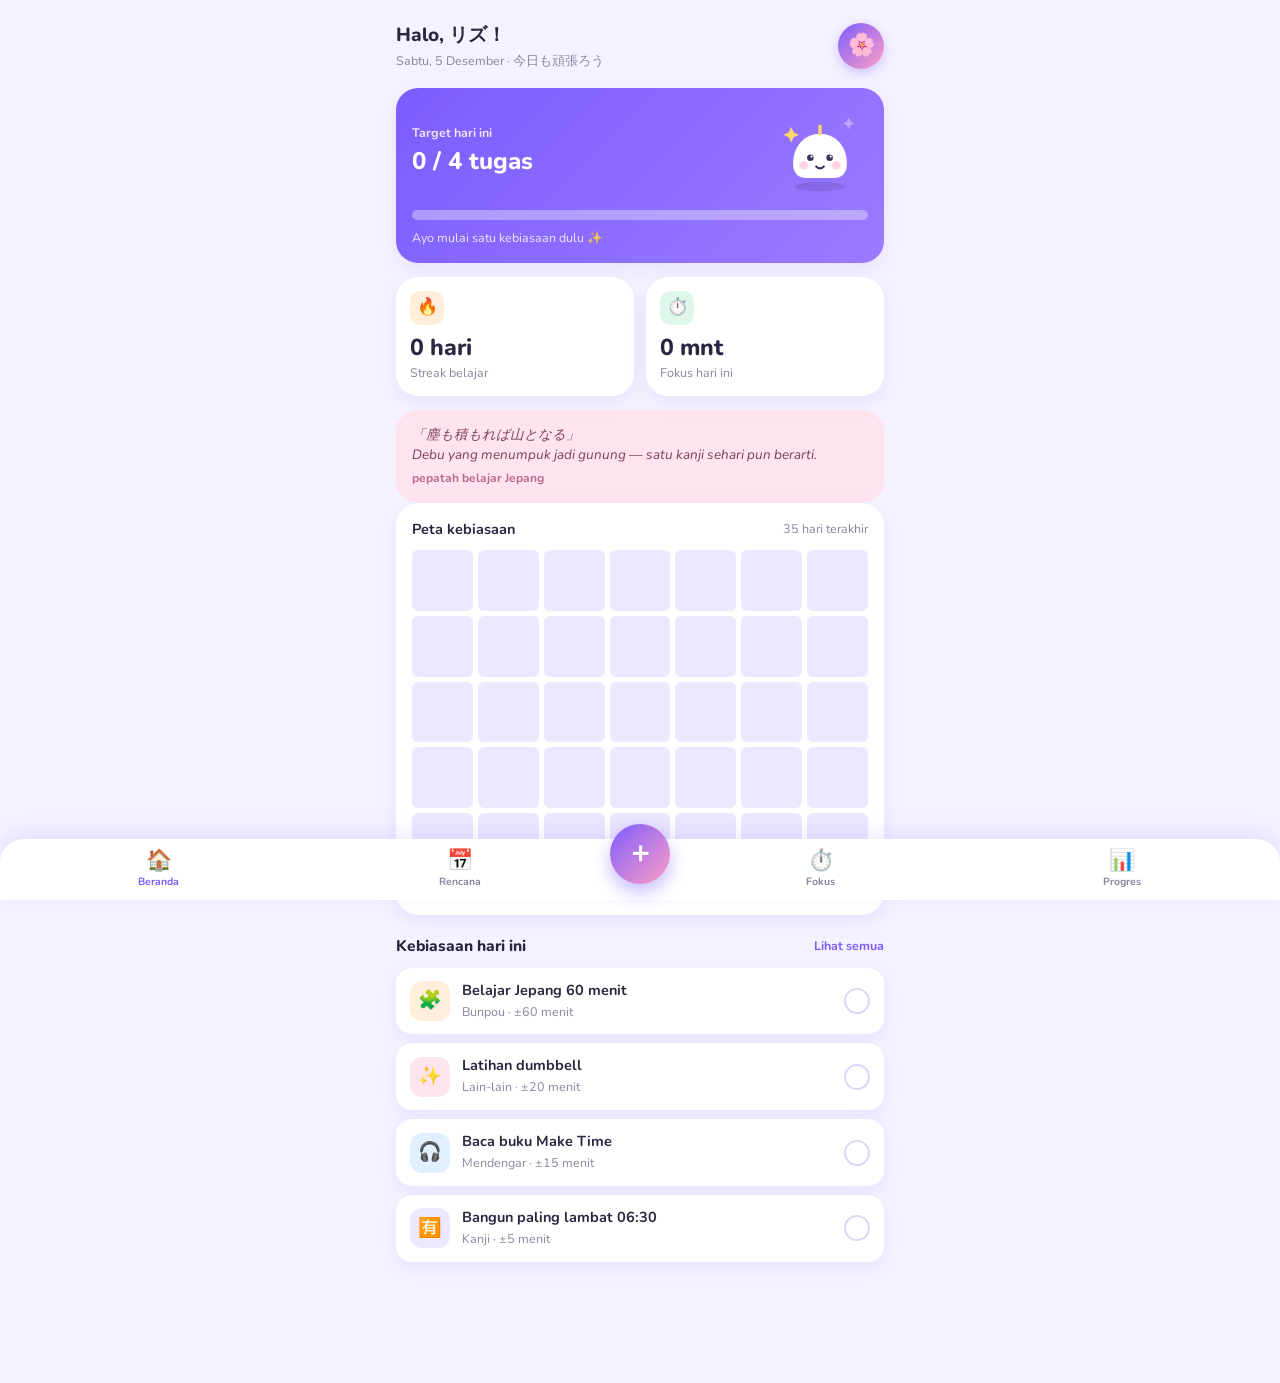
<file: index.html>
<!DOCTYPE html>
<html lang="id">
<head>
<meta charset="utf-8">
<meta name="viewport" content="width=device-width, initial-scale=1, viewport-fit=cover">
<meta name="theme-color" content="#7C5CFF">
<link rel="manifest" href="manifest.webmanifest">
<link rel="icon" href="ikon-192.png">
<link rel="apple-touch-icon" sizes="192x192" href="ikon-192.png">
<meta name="apple-mobile-web-app-capable" content="yes">
<meta name="mobile-web-app-capable" content="yes">
<meta name="apple-mobile-web-app-status-bar-style" content="default">
<meta name="apple-mobile-web-app-title" content="Ganbatte">
<link rel="preconnect" href="https://fonts.googleapis.com">
<link rel="preconnect" href="https://fonts.gstatic.com" crossorigin>
<link href="https://fonts.googleapis.com/css2?family=Nunito:wght@400;600;700;800&display=swap" rel="stylesheet">
<title>Ganbatte — Pelacak Kebiasaan</title>
<style>
:root{
  --ungu:#7C5CFF; --ungu-tua:#5B3FD9; --ungu-muda:#EDE7FF; --bg:#F5F2FF;
  --pink:#FF9EC4; --pink-muda:#FFE4EF; --hijau:#4ECB8E; --hijau-muda:#DFF6EA;
  --oranye:#FFAE57; --oranye-muda:#FFEEDA; --biru:#5AA9F5; --biru-muda:#E1F0FF;
  --teks:#2B2640; --abu:#8A85A0; --kartu:#fff;
  --r1:16px; --r2:22px; --r3:28px;
  --bayang:0 6px 18px rgba(124,92,255,.10);
}
*{box-sizing:border-box;-webkit-tap-highlight-color:transparent}
html,body{margin:0;padding:0}
body{
  font-family:Nunito,system-ui,-apple-system,"Segoe UI",Roboto,sans-serif;
  background:var(--bg); color:var(--teks); font-size:15px; line-height:1.45;
  padding-bottom:112px; overscroll-behavior-y:none;
}
#bungkus{max-width:520px;margin:0 auto;padding:18px 16px 0}
.layar{display:none;animation:masuk .22s ease}
.layar.aktif{display:block}
@keyframes masuk{from{opacity:0;transform:translateY(8px)}to{opacity:1;transform:none}}

/* ---------- header ---------- */
.kepala{display:flex;align-items:center;gap:12px;margin:4px 0 18px}
.kepala .teks{flex:1;min-width:0}
.kepala h1{margin:0;font-size:19px;font-weight:800}
.kepala p{margin:2px 0 0;font-size:12.5px;color:var(--abu)}
.avatar{width:46px;height:46px;border-radius:50%;flex:0 0 auto;
  background:linear-gradient(135deg,var(--ungu),var(--pink));
  display:flex;align-items:center;justify-content:center;font-size:22px;
  box-shadow:0 4px 12px rgba(124,92,255,.32)}
.judul-layar{display:flex;align-items:center;gap:10px;margin:2px 0 16px}
.judul-layar h1{margin:0;font-size:20px;font-weight:800;flex:1}
.ikon-bulat{width:38px;height:38px;border-radius:12px;border:0;background:var(--kartu);
  box-shadow:var(--bayang);font-size:17px;cursor:pointer;display:grid;place-items:center}

/* ---------- kartu ---------- */
.kartu{background:var(--kartu);border-radius:var(--r2);padding:16px;box-shadow:var(--bayang);margin-bottom:14px}
.kartu-ungu{background:linear-gradient(135deg,var(--ungu),#9B7BFF);color:#fff}
.kartu-ungu .kecil{color:rgba(255,255,255,.85)}
.baris{display:flex;align-items:center;gap:12px}
.kecil{font-size:12.5px;color:var(--abu)}
.h2{font-size:15.5px;font-weight:800;margin:20px 0 10px;display:flex;align-items:center}
.h2 a{margin-left:auto;font-size:12.5px;color:var(--ungu);text-decoration:none;font-weight:700}
.bar{height:10px;border-radius:99px;background:rgba(255,255,255,.35);overflow:hidden;margin-top:10px}
.kartu:not(.kartu-ungu) .bar{background:var(--ungu-muda)}
.bar > i{display:block;height:100%;border-radius:99px;background:#fff;transition:width .35s ease}
.kartu:not(.kartu-ungu) .bar > i{background:linear-gradient(90deg,var(--ungu),var(--pink))}
.bar.tipis{height:8px}

/* ---------- daftar tugas ---------- */
.tugas{display:flex;align-items:center;gap:12px;padding:12px 14px;background:var(--kartu);
  border-radius:var(--r1);box-shadow:var(--bayang);margin-bottom:9px;cursor:pointer}
.tugas .ikon{width:40px;height:40px;border-radius:12px;display:grid;place-items:center;font-size:19px;flex:0 0 auto}
.tugas .isi{flex:1;min-width:0}
.tugas .isi b{display:block;font-size:14.5px;font-weight:700}
.tugas.selesai .isi b{text-decoration:line-through;color:var(--abu);font-weight:600}
.cawang{width:26px;height:26px;border-radius:50%;border:2.5px solid #DDD6F5;display:grid;place-items:center;
  color:transparent;font-size:14px;flex:0 0 auto;transition:.2s}
.tugas.selesai .cawang{background:var(--ungu);border-color:var(--ungu);color:#fff}
.kategori-kanji{background:var(--ungu-muda)} .kategori-kosakata{background:var(--hijau-muda)}
.kategori-bunpou{background:var(--oranye-muda)} .kategori-dengar{background:var(--biru-muda)}
.kategori-lain{background:var(--pink-muda)}

/* ---------- strip minggu ---------- */
.strip{display:flex;gap:6px;margin-bottom:14px}
.strip div{flex:1;text-align:center;padding:9px 0 8px;border-radius:14px;background:var(--kartu);
  box-shadow:var(--bayang);font-size:11.5px;color:var(--abu);cursor:pointer}
.strip div b{display:block;font-size:15px;color:var(--teks);font-weight:700;margin-top:2px}
.strip div.ini{background:linear-gradient(135deg,var(--ungu),#9B7BFF);color:rgba(255,255,255,.9)}
.strip div.ini b{color:#fff}

/* ---------- fokus ---------- */
.tab{display:flex;gap:6px;background:var(--ungu-muda);padding:5px;border-radius:99px;margin-bottom:20px}
.tab button{flex:1;border:0;background:transparent;padding:9px 0;border-radius:99px;font:inherit;
  font-weight:700;color:var(--abu);cursor:pointer;font-size:13.5px}
.tab button.aktif{background:#fff;color:var(--ungu);box-shadow:0 2px 8px rgba(124,92,255,.18)}
.lingkar{position:relative;width:242px;height:242px;margin:6px auto 18px}
.lingkar svg{transform:rotate(-90deg)}
.lingkar .tengah{position:absolute;inset:0;display:flex;flex-direction:column;align-items:center;justify-content:center;gap:2px}
.maskot{width:96px;height:96px}
.jam{font-size:38px;font-weight:800;letter-spacing:1px;font-variant-numeric:tabular-nums}
.pil{display:block;width:100%;max-width:270px;margin:0 auto;border:0;border-radius:99px;padding:16px 0;
  font:inherit;font-size:16.5px;font-weight:800;color:#fff;cursor:pointer;
  background:linear-gradient(135deg,var(--ungu),#9B7BFF);box-shadow:0 8px 20px rgba(124,92,255,.35)}
.pil.abstrak{background:#fff;color:var(--ungu);box-shadow:var(--bayang);margin-top:10px}
.pil:active{transform:scale(.98)}

/* ---------- progres ---------- */
.grafik{display:flex;align-items:flex-end;gap:9px;height:132px;margin:6px 0 4px}
.grafik div{flex:1;display:flex;flex-direction:column;justify-content:flex-end;align-items:center;gap:6px;height:100%}
.grafik span{width:100%;border-radius:9px;background:var(--ungu-muda);min-height:5px;transition:height .35s}
.grafik div.ini span{background:linear-gradient(180deg,var(--pink),var(--ungu))}
.grafik em{font-size:11px;color:var(--abu);font-style:normal}
.stat{display:flex;gap:12px;margin-bottom:14px}
.stat > div{flex:1;background:var(--kartu);border-radius:var(--r2);padding:14px;box-shadow:var(--bayang)}
.stat b{display:block;font-size:23px;font-weight:800;margin-top:6px}
.stat .ikon{width:34px;height:34px;border-radius:11px;display:grid;place-items:center;font-size:17px}
.kat{margin-bottom:13px}
.kat .baris{font-size:14px;font-weight:700}
.kat .baris em{font-style:normal;margin-left:auto;font-size:13px;color:var(--abu);font-weight:600}

/* ---------- nav bawah ---------- */
nav.bawah{position:fixed;left:0;right:0;bottom:0;z-index:20;background:#fff;
  box-shadow:0 -6px 22px rgba(124,92,255,.13);border-radius:24px 24px 0 0;
  display:flex;align-items:center;justify-content:space-around;
  padding:10px 8px calc(10px + env(safe-area-inset-bottom))}
nav.bawah button{border:0;background:transparent;font:inherit;font-size:10.5px;color:var(--abu);
  display:flex;flex-direction:column;align-items:center;gap:3px;cursor:pointer;flex:1;font-weight:700}
nav.bawah button .gbr{font-size:21px;line-height:1}
nav.bawah button.aktif{color:var(--ungu)}
nav.bawah .tengah{flex:0 0 auto}
nav.bawah .tengah button{width:60px;height:60px;margin-top:-30px;border-radius:50%;color:#fff;font-size:30px;
  background:linear-gradient(135deg,var(--ungu),var(--pink));box-shadow:0 8px 18px rgba(124,92,255,.42);
  justify-content:center;padding:0}
nav.bawah .tengah button .gbr{font-size:28px;margin-top:-2px}

/* ---------- modal ---------- */
.modal{position:fixed;inset:0;background:rgba(43,38,64,.45);display:none;align-items:flex-end;z-index:40}
.modal.aktif{display:flex}
.modal .kotak{background:#fff;width:100%;max-width:520px;margin:0 auto;border-radius:26px 26px 0 0;padding:20px 18px calc(22px + env(safe-area-inset-bottom))}
.modal h3{margin:0 0 14px;font-size:17px}
.modal label{display:block;font-size:12.5px;font-weight:700;color:var(--abu);margin:12px 0 6px}
.modal input,.modal select{width:100%;padding:13px 14px;border-radius:14px;border:2px solid var(--ungu-muda);
  font:inherit;background:#FBFAFF;color:var(--teks)}
.modal input:focus,.modal select:focus{outline:0;border-color:var(--ungu)}
.chip{display:flex;gap:8px;flex-wrap:wrap;margin-top:6px}
.chip button{border:2px solid var(--ungu-muda);background:#fff;border-radius:99px;padding:8px 14px;
  font:inherit;font-size:13px;font-weight:700;color:var(--abu);cursor:pointer}
.chip button.aktif{border-color:var(--ungu);color:var(--ungu);background:var(--ungu-muda)}
.kutip{background:var(--pink-muda);border-radius:var(--r2);padding:15px 16px;font-size:13.5px;font-style:italic;color:#7A3F58}
.kutip b{display:block;font-style:normal;font-size:12px;color:#B76A8A;margin-top:6px;font-weight:700}
.kosong{text-align:center;color:var(--abu);font-size:13.5px;padding:14px}
.peta{display:grid;grid-template-columns:repeat(7,1fr);gap:5px}
.peta i{aspect-ratio:1;border-radius:6px;display:block}
.api{background:var(--oranye-muda);color:#C97A16;font-weight:800}
.sorot{color:var(--ungu)}
</style>
</head>
<body>

<div id="bungkus">

  <!-- ================= BERANDA ================= -->
  <section id="layar-beranda" class="layar aktif">
    <div class="kepala">
      <div class="teks">
        <h1 id="sapaan">Halo, リズ！</h1>
        <p id="tgl-hari-ini">—</p>
      </div>
      <div class="avatar">🌸</div>
    </div>

    <div class="kartu kartu-ungu">
      <div class="baris">
        <div style="flex:1">
          <div class="kecil" style="font-weight:700">Target hari ini</div>
          <div style="font-size:24px;font-weight:800;margin-top:2px" id="goal-teks">0 / 6 tugas</div>
        </div>
        <div class="maskot" id="maskot-beranda"></div>
      </div>
      <div class="bar"><i id="goal-bar" style="width:0%"></i></div>
      <div class="kecil" style="margin-top:9px" id="goal-ket">Ayo mulai satu tugas dulu ✨</div>
    </div>

    <div class="stat">
      <div>
        <div class="ikon" style="background:var(--oranye-muda)">🔥</div>
        <b id="streak">0 hari</b>
        <div class="kecil">Streak belajar</div>
      </div>
      <div>
        <div class="ikon" style="background:var(--hijau-muda)">⏱️</div>
        <b id="menit-hari">0 mnt</b>
        <div class="kecil">Fokus hari ini</div>
      </div>
    </div>

    <div class="kutip" id="kutip">
      「継続は力なり」<br>Konsisten itu kekuatan.
      <b id="kutip-bawah"></b>
    </div>

    <div class="kartu">
      <div class="baris" style="margin-bottom:10px">
        <b style="font-size:14.5px">Peta kebiasaan</b>
        <span class="kecil" style="margin-left:auto" id="peta-ket">35 hari terakhir</span>
      </div>
      <div id="peta"></div>
    </div>

    <div class="h2">Kebiasaan hari ini <a href="#" data-pindah="rencana">Lihat semua</a></div>
    <div id="daftar-beranda"></div>
  </section>

  <!-- ================= RENCANA ================= -->
  <section id="layar-rencana" class="layar">
    <div class="judul-layar">
      <h1>Rencana</h1>
      <button class="ikon-bulat" id="tombol-urut" title="Urutkan">⇅</button>
    </div>
    <div class="strip" id="strip"></div>
    <div class="h2">Kebiasaan <a href="#" id="tombol-tambah-tugas">+ Tambah</a></div>
    <div id="daftar-rencana"></div>
    <div class="kartu" style="display:flex;align-items:center;gap:12px">
      <div class="maskot" style="width:64px;height:64px" id="maskot-streak"></div>
      <div>
        <b style="font-size:15px" id="streak-2">Streak 0 hari</b>
        <div class="kecil" id="streak-ket">Belajar tiap hari, sekecil apa pun ✨</div>
      </div>
    </div>
  </section>

  <!-- ================= FOKUS ================= -->
  <section id="layar-fokus" class="layar">
    <div class="judul-layar"><h1>Timer Fokus</h1><button class="ikon-bulat" id="tombol-setel">⚙️</button></div>
    <div class="tab">
      <button data-durasi="60" class="aktif">60 menit</button>
      <button data-durasi="25">25 menit</button>
      <button data-durasi="10">10 menit</button>
    </div>
    <div class="lingkar">
      <svg width="242" height="242">
        <circle cx="121" cy="121" r="108" fill="none" stroke="#EDE7FF" stroke-width="17"></circle>
        <circle id="cincin" cx="121" cy="121" r="108" fill="none" stroke="url(#g)" stroke-width="17"
                stroke-linecap="round" stroke-dasharray="678.6" stroke-dashoffset="0"></circle>
        <defs><linearGradient id="g" x1="0" y1="0" x2="1" y2="1">
          <stop offset="0%" stop-color="#FF9EC4"/><stop offset="100%" stop-color="#7C5CFF"/>
        </linearGradient></defs>
      </svg>
      <div class="tengah">
        <div id="maskot-fokus" class="maskot"></div>
        <div class="jam" id="jam-timer">60:00</div>
        <div class="kecil" id="kata-fokus">Siap fokus?</div>
      </div>
    </div>
    <button class="pil" id="tombol-mulai">Mulai</button>
    <button class="pil abstrak" id="tombol-reset">Reset</button>
    <div class="kecil" style="text-align:center;margin-top:16px" id="ket-sesi">Sesi yang selesai otomatis tercatat ✓</div>
  </section>

  <!-- ================= PROGRES ================= -->
  <section id="layar-progres" class="layar">
    <div class="judul-layar"><h1>Progres</h1><button class="ikon-bulat" id="tombol-ulang">↻</button></div>
    <div class="kartu">
      <div class="kecil" style="font-weight:700">Waktu belajar minggu ini</div>
      <div style="font-size:26px;font-weight:800;margin-top:2px" id="total-minggu">0j 0m</div>
      <div class="grafik" id="grafik"></div>
    </div>
    <div class="stat">
      <div>
        <div class="ikon" style="background:var(--hijau-muda)">✅</div>
        <b id="tugas-selesai">0</b>
        <div class="kecil">Tugas selesai minggu ini</div>
      </div>
      <div>
        <div class="ikon" style="background:var(--ungu-muda)">🎯</div>
        <b id="jumlah-sesi">0</b>
        <div class="kecil">Sesi fokus</div>
      </div>
    </div>
    <div class="h2">Kategori</div>
    <div id="daftar-kategori"></div>
  </section>

</div>

<nav class="bawah">
  <button data-layar="beranda" class="aktif"><span class="gbr">🏠</span>Beranda</button>
  <button data-layar="rencana"><span class="gbr">📅</span>Rencana</button>
  <div class="tengah"><button id="tombol-plus"><span class="gbr">＋</span></button></div>
  <button data-layar="fokus"><span class="gbr">⏱️</span>Fokus</button>
  <button data-layar="progres"><span class="gbr">📊</span>Progres</button>
</nav>

<div class="modal" id="modal">
  <div class="kotak">
    <h3 id="modal-judul">Tambah tugas belajar</h3>
    <label for="in-judul">Nama tugas</label>
    <input id="in-judul" placeholder="mis. Tulis kanji 20" autocomplete="off">
    <label>Kategori</label>
    <div class="chip" id="chip-kategori"></div>
    <label for="in-menit">Target waktu (menit)</label>
    <input id="in-menit" type="number" value="15" min="1" max="300">
    <button class="pil" id="tombol-simpan" style="margin-top:20px">Simpan tugas</button>
    <button class="pil abstrak" id="tombol-tutup">Batal</button>
  </div>
</div>

<script>
/* =======================
   Ganbatte — pelacak belajar
   Semua data disimpan di HP (localStorage). Nggak ada login, nggak ada server.
   Aturan hari: ganti hari jam 05:00 waktu Jepang (sama kayak web N3).
   ======================= */

const JAM_GANTI = 5;
const KUNCI = 'ganbatte-v1';

const KATEGORI = [
  { id:'kanji',    nama:'Kanji',    emoji:'🈶', kelas:'kategori-kanji' },
  { id:'kosakata', nama:'Kosakata', emoji:'📖', kelas:'kategori-kosakata' },
  { id:'bunpou',   nama:'Bunpou',   emoji:'🧩', kelas:'kategori-bunpou' },
  { id:'dengar',   nama:'Mendengar',emoji:'🎧', kelas:'kategori-dengar' },
  { id:'lain',     nama:'Lain-lain',emoji:'✨', kelas:'kategori-lain' },
];

const KUTIPAN = [
  ['継続は力なり', 'Konsisten itu kekuatan.'],
  ['急がば回れ', 'Kalau tergesa-gesa, malah muter — pelan tapi tepat lebih cepat.'],
  ['七転び八起き', 'Jatuh tujuh kali, bangkit delapan kali.'],
  ['千里の道も一歩から', 'Perjalanan 1000 ri pun dimulai dari satu langkah.'],
  ['努力に勝る天才なし', 'Tidak ada bakat yang mengalahkan usaha.'],
  ['塵も積もれば山となる', 'Debu yang menumpuk jadi gunung — satu kanji sehari pun berarti.'],
];

const TUGAS_AWAL = [
  { judul:'Belajar Jepang 60 menit',      kategori:'bunpou',   menit:60 },
  { judul:'Latihan dumbbell',             kategori:'lain',     menit:20 },
  { judul:'Baca buku Make Time',          kategori:'dengar',   menit:15 },
  { judul:'Bangun paling lambat 06:30',   kategori:'kanji',    menit:5  },
];

/* ---------- util waktu ---------- */
function hariAktif(d = new Date()) {              // ganti hari jam 05:00
  const x = new Date(d.getTime() - JAM_GANTI * 3600 * 1000);
  return x.toISOString().slice(0, 10);
}
const NAMA_HARI = ['Minggu','Senin','Selasa','Rabu','Kamis','Jumat','Sabtu'];
const NAMA_BULAN = ['Januari','Februari','Maret','April','Mei','Juni','Juli','Agustus','September','Oktober','November','Desember'];
function tanggalIndo(iso) {
  const [y, m, d] = iso.split('-').map(Number);
  const n = new Date(y, m - 1, d);
  return NAMA_HARI[n.getDay()] + ', ' + d + ' ' + NAMA_BULAN[m - 1];
}
function mundur(hari, n) {
  const n2 = new Date(hari + 'T12:00:00');
  n2.setDate(n2.getDate() + n);
  return n2.toISOString().slice(0, 10);
}

/* ---------- state ---------- */
let data = { tugas: [], sesi: [], selesai: {}, setelan: { target: 60 } };
function muat() {
  try {
    const s = localStorage.getItem(KUNCI);
    if (s) data = Object.assign(data, JSON.parse(s));
  } catch (e) { console.warn('gagal muat', e); }
  if (!data.tugas || !data.tugas.length) {
    data.tugas = TUGAS_AWAL.map((t, i) => Object.assign({ id: 'awal' + i }, t));
  }
  if (!data.selesai) data.selesai = {};
  if (!data.sesi) data.sesi = [];
}
function simpan() {
  try { localStorage.setItem(KUNCI, JSON.stringify(data)); } catch (e) {}
}

/* ---------- hitungan ---------- */
function tugasHari() { return data.tugas.map(t => Object.assign({}, t, { beres: (data.selesai[hariAktif() + '|' + t.id] || false) })); }
function menitHari(iso) { return data.sesi.filter(s => s.hari === iso).reduce((a, s) => a + s.menit, 0); }
function sesiHari(iso) { return data.sesi.filter(s => s.hari === iso).length; }
function streak() {
  let n = 0, h = hariAktif();
  if (menitHari(h) === 0 && sesiHari(mundur(h, -1)) > 0) h = mundur(h, -1);   // hari ini belum mulai, tetap hitung sampai kemarin
  while (menitHari(h) > 0) { n++; h = mundur(h, -1); }
  return n;
}
function menitMinggu() {
  let total = 0, out = [];
  for (let i = 6; i >= 0; i--) {
    const h = mundur(hariAktif(), -i), m = menitHari(h);
    total += m; out.push({ hari: h, menit: m });
  }
  return { total, hari: out };
}
function streakKebiasaan(id) {
  let n = 0, h = hariAktif();
  if (!data.selesai[h + '|' + id] && data.selesai[mundur(h, -1) + '|' + id]) h = mundur(h, -1);
  while (data.selesai[h + '|' + id] === true) { n++; h = mundur(h, -1); }
  return n;
}
function jumlahCek(h) {
  return data.tugas.filter(t => data.selesai[h + '|' + t.id]).length;
}
function heatmapHTML(hari) {
  let sel = '';
  for (let i = 34; i >= 0; i--) {
    const h = mundur(hari, -i), n = jumlahCek(h), total = data.tugas.length || 1;
    const p = n / total;
    const warna = p === 0 ? '#EDE7FF' : (p < .34 ? '#C9B8FF' : (p < .67 ? '#9B7BFF' : (p < 1 ? '#7C5CFF' : '#5B3FD9')));
    sel += '<i title="' + h + ' · ' + n + '/' + total + '" style="background:' + warna + '"></i>';
  }
  return '<div class="peta">' + sel + '</div>'
    + '<div class="kecil" style="margin-top:7px;display:flex;align-items:center;gap:6px">5 minggu terakhir'
    + '<span style="margin-left:auto">sedikit</span>'
    + '<i style="width:11px;height:11px;border-radius:3px;background:#EDE7FF;display:inline-block"></i>'
    + '<i style="width:11px;height:11px;border-radius:3px;background:#C9B8FF;display:inline-block"></i>'
    + '<i style="width:11px;height:11px;border-radius:3px;background:#9B7BFF;display:inline-block"></i>'
    + '<i style="width:11px;height:11px;border-radius:3px;background:#5B3FD9;display:inline-block"></i>'
    + '<span>semua</span></div>';
}
function labelMenit(m) {
  if (m < 60) return m + ' menit';
  return Math.floor(m / 60) + 'j ' + (m % 60) + 'm';
}

/* ---------- maskot (SVG buatan sendiri) ---------- */
function maskot(warna = '#fff', pipi = '#FFB3CE') {
  return '<svg viewBox="0 0 100 100" class="maskot" width="100%" height="100%">'
    + '<ellipse cx="50" cy="86" rx="26" ry="5" fill="rgba(0,0,0,.10)"/>'
    + '<path d="M22 62c0-19 13-31 28-31s28 12 28 31c0 11-6 15-14 15H36c-8 0-14-4-14-15z" fill="' + warna + '"/>'
    + '<circle cx="40" cy="56" r="3.4" fill="#3B3357"/><circle cx="60" cy="56" r="3.4" fill="#3B3357"/>'
    + '<circle cx="41.2" cy="54.8" r="1.2" fill="#fff"/><circle cx="61.2" cy="54.8" r="1.2" fill="#fff"/>'
    + '<circle cx="33" cy="64" r="4.6" fill="' + pipi + '" opacity=".75"/><circle cx="67" cy="64" r="4.6" fill="' + pipi + '" opacity=".75"/>'
    + '<path d="M46 65q4 4 8 0" stroke="#3B3357" stroke-width="2.2" fill="none" stroke-linecap="round"/>'
    + '<path d="M50 31v-8" stroke="#FFD86B" stroke-width="3.4" stroke-linecap="round"/>'
    + '<path d="M20 24l2.6 5.4 5.4 2.6-5.4 2.6L20 40l-2.6-5.4L12 32l5.4-2.6z" fill="#FFD86B"/>'
    + '<path d="M80 14l2 4.2 4.2 2-4.2 2L80 26.4l-2-4.2-4.2-2 4.2-2z" fill="#B9A6FF"/>'
    + '</svg>';
}

/* ---------- render ---------- */
const $ = s => document.querySelector(s);
const $$ = s => Array.from(document.querySelectorAll(s));

function render() {
  const h = hariAktif(), th = tugasHari();
  const beres = th.filter(t => t.beres).length;

  // beranda
  $('#sapaan').textContent = 'Halo, リズ！';
  $('#tgl-hari-ini').textContent = tanggalIndo(h) + ' · 今日も頑張ろう';
  $('#goal-teks').textContent = beres + ' / ' + th.length + ' tugas';
  $('#goal-bar').style.width = (th.length ? Math.round(beres / th.length * 100) : 0) + '%';
  $('#goal-ket').textContent = beres === 0
    ? 'Ayo mulai satu kebiasaan dulu ✨'
    : (beres === th.length ? 'Semua beres! 完璧 ✨' : 'Bagus! Sisa ' + (th.length - beres) + ' lagi 💪');
  $('#streak').textContent = streak() + ' hari';
  $('#menit-hari').textContent = menitHari(h) + ' mnt';
  $('#streak-2').textContent = 'Streak ' + streak() + ' hari';
  $('#streak-ket').textContent = streak() > 0
    ? 'Jangan putus ya — sekecil apa pun tetap dihitung ✨'
    : 'Belajar tiap hari, sekecil apa pun ✨';
  $('#maskot-beranda').innerHTML = maskot('#fff', '#FFC6DA');
  $('#maskot-streak').innerHTML = maskot('#EDE7FF');
  $('#maskot-fokus').innerHTML = maskot('#E7DEFF');

  const k = KUTIPAN[Number(h.slice(-2)) % KUTIPAN.length];
  $('#kutip').innerHTML = '「' + k[0] + '」<br>' + k[1] + '<b>pepatah belajar Jepang</b>';

  // daftar tugas (beranda: 4 pertama, rencana: semua)
  const kartuTugas = (t, kecil) => {
    const kt = KATEGORI.find(x => x.id === t.kategori) || KATEGORI[4];
    return '<div class="tugas' + (t.beres ? ' selesai' : '') + '" data-tugas="' + t.id + '">'
      + '<div class="ikon ' + kt.kelas + '">' + kt.emoji + '</div>'
      + '<div class="isi"><b>' + esc(t.judul) + '</b>'
      + '<span class="kecil">' + kt.nama + ' · ±' + (t.menit || 15) + ' menit'
      + (streakKebiasaan(t.id) > 1 ? ' · <b class="sorot">🔥 ' + streakKebiasaan(t.id) + ' hari</b>' : '') + '</span></div>'
      + '<div class="cawang">✓</div></div>';
  };
  $('#peta').innerHTML = heatmapHTML(h);
  $('#daftar-beranda').innerHTML = th.length
    ? th.slice(0, 5).map(t => kartuTugas(t)).join('')
    : '<div class="kosong">Belum ada tugas. Tekan ＋ untuk menambah ✨</div>';
  $('#daftar-rencana').innerHTML = th.length
    ? th.map(t => kartuTugas(t)).join('')
    : '<div class="kosong">Belum ada tugas ✨</div>';

  // strip minggu (7 hari terakhir, hari ini di kanan)
  let strip = '';
  for (let i = 6; i >= 0; i--) {
    const hh = mundur(h, -i);
    const d = new Date(hh + 'T12:00:00');
    strip += '<div class="' + (i === 0 ? 'ini' : '') + '">' + NAMA_HARI[d.getDay()].slice(0, 3)
      + '<b>' + d.getDate() + '</b></div>';
  }
  $('#strip').innerHTML = strip;

  // progres
  const m = menitMinggu();
  $('#total-minggu').textContent = labelMenit(m.total);
  const maks = Math.max(60, ...m.hari.map(x => x.menit));
  $('#grafik').innerHTML = m.hari.map((x, i) => {
    const d = new Date(x.hari + 'T12:00:00');
    return '<div class="' + (i === 6 ? 'ini' : '') + '"><span style="height:' + Math.max(4, Math.round(x.menit / maks * 100)) + '%"></span>'
      + '<em>' + NAMA_HARI[d.getDay()].slice(0, 3) + '</em></div>';
  }).join('');
  $('#tugas-selesai').textContent = Object.keys(data.selesai).filter(k2 => k2.split('|')[0] >= mundur(h, -6) && data.selesai[k2]).length;
  $('#jumlah-sesi').textContent = data.sesi.filter(s => s.hari >= mundur(h, -6)).length;

  const perKat = {};
  data.sesi.filter(s => s.hari >= mundur(h, -6)).forEach(s => { perKat[s.kategori] = (perKat[s.kategori] || 0) + s.menit; });
  const totalKat = Object.values(perKat).reduce((a, b) => a + b, 0);
  $('#daftar-kategori').innerHTML = KATEGORI.map(kt => {
    const v = perKat[kt.id] || 0;
    const p = totalKat ? Math.round(v / totalKat * 100) : 0;
    return '<div class="kat"><div class="baris"><span class="ikon ' + kt.kelas + '" style="width:26px;height:26px;border-radius:9px;display:grid;place-items:center;font-size:14px">' + kt.emoji + '</span>'
      + '&nbsp;' + kt.nama + '<em>' + p + '% · ' + labelMenit(v) + '</em></div>'
      + '<div class="bar tipis" style="background:var(--ungu-muda)"><i style="width:' + p + '%;background:linear-gradient(90deg,var(--ungu),var(--pink))"></i></div></div>';
  }).join('');
}
function esc(s) { return String(s).replace(/[&<>"]/g, c => ({ '&': '&amp;', '<': '&lt;', '>': '&gt;', '"': '&quot;' }[c])); }

/* ---------- pindah layar ---------- */
function pindah(nama) {
  if (!document.getElementById('layar-' + nama)) nama = 'beranda';
  if (location.hash.slice(1) !== nama) history.replaceState(null, '', '#' + nama);
  $$('.layar').forEach(l => l.classList.toggle('aktif', l.id === 'layar-' + nama));
  $$('nav.bawah button[data-layar]').forEach(b => b.classList.toggle('aktif', b.dataset.layar === nama));
  window.scrollTo({ top: 0 });
}

/* ---------- timer ---------- */
let durasi = 60 * 60, sisa = durasi, jalan = false, tick = null, kategoriSesi = 'kosakata';
function tampilTimer() {
  const mnt = Math.floor(sisa / 60), dtk = sisa % 60;
  $('#jam-timer').textContent = String(mnt).padStart(2, '0') + ':' + String(dtk).padStart(2, '0');
  const total = durasi || 1;
  $('#cincin').setAttribute('stroke-dashoffset', String(678.6 * (1 - sisa / total)));
  document.title = (jalan ? $('#jam-timer').textContent + ' · ' : '') + 'Ganbatte';
}
function mulai() {
  if (jalan) { pause(); return; }
  if (sisa <= 0) sisa = durasi;
  jalan = true; $('#tombol-mulai').textContent = 'Jeda';
  $('#kata-fokus').textContent = 'Fokus ya… 頑張って！';
  tick = setInterval(() => {
    sisa--; tampilTimer();
    if (sisa <= 0) selesaiSesi();
  }, 1000);
}
function pause() {
  jalan = false; clearInterval(tick); $('#tombol-mulai').textContent = 'Lanjut';
  $('#kata-fokus').textContent = 'Jeda dulu ☕';
}
function resetTimer() {
  jalan = false; clearInterval(tick); sisa = durasi;
  $('#tombol-mulai').textContent = 'Mulai'; $('#kata-fokus').textContent = 'Siap fokus?';
  tampilTimer();
}
function bunyi() {
  try {
    const ac = new (window.AudioContext || window.webkitAudioContext)();
    [880, 1174, 1397].forEach((f, i) => {
      const o = ac.createOscillator(), g = ac.createGain();
      o.frequency.value = f; o.type = 'sine'; o.connect(g); g.connect(ac.destination);
      g.gain.setValueAtTime(0.0001, ac.currentTime + i * 0.28);
      g.gain.exponentialRampToValueAtTime(0.25, ac.currentTime + i * 0.28 + 0.03);
      g.gain.exponentialRampToValueAtTime(0.0001, ac.currentTime + i * 0.28 + 0.26);
      o.start(ac.currentTime + i * 0.28); o.stop(ac.currentTime + i * 0.28 + 0.27);
    });
  } catch (e) {}
  if (navigator.vibrate) navigator.vibrate([200, 90, 200]);
}
function selesaiSesi() {
  clearInterval(tick); jalan = false;
  const menit = Math.round(durasi / 60);
  data.sesi.push({ hari: hariAktif(), menit: menit, kategori: kategoriSesi, jam: new Date().toTimeString().slice(0, 5) });
  simpan(); render(); bunyi(); resetTimer();
  $('#kata-fokus').textContent = 'Selesai！ お疲れさま ✨';
  $('#ket-sesi').textContent = 'Tercatat: ' + menit + ' menit (' + (KATEGORI.find(k => k.id === kategoriSesi) || {}).nama + ') ✓';
}

/* ---------- modal tambah tugas ---------- */
let kategoriBaru = 'kosakata';
function bukaModal() {
  $('#chip-kategori').innerHTML = KATEGORI.map(k =>
    '<button data-kat="' + k.id + '" class="' + (k.id === kategoriBaru ? 'aktif' : '') + '">' + k.emoji + ' ' + k.nama + '</button>').join('');
  $('#modal').classList.add('aktif');
}
function tutupModal() { $('#modal').classList.remove('aktif'); }

/* ---------- event ---------- */
document.addEventListener('click', e => {
  const nav = e.target.closest('nav.bawah button[data-layar]');
  if (nav) { pindah(nav.dataset.layar); return; }
  const tuna = e.target.closest('[data-pindah]');
  if (tuna) { e.preventDefault(); pindah(tuna.dataset.pindah); return; }

  const kartu = e.target.closest('.tugas');
  if (kartu) {
    const id = kartu.dataset.tugas, kunci = hariAktif() + '|' + id;
    data.selesai[kunci] = !data.selesai[kunci];
    simpan(); render();
    if (data.selesai[kunci]) bunyi();
    return;
  }
  const chip = e.target.closest('#chip-kategori button');
  if (chip) {
    kategoriBaru = chip.dataset.kat;
    $$('#chip-kategori button').forEach(b => b.classList.toggle('aktif', b === chip));
    return;
  }
  const dur = e.target.closest('.tab button[data-durasi]');
  if (dur) {
    $$('.tab button').forEach(b => b.classList.toggle('aktif', b === dur));
    durasi = Number(dur.dataset.durasi) * 60; resetTimer(); return;
  }
  if (e.target.closest('#tombol-plus') || e.target.closest('#tombol-tambah-tugas')) { e.preventDefault(); bukaModal(); return; }
  if (e.target.closest('#tombol-tutup')) { tutupModal(); return; }
  if (e.target.closest('#modal') && !e.target.closest('.kotak')) { tutupModal(); return; }
  if (e.target.closest('#tombol-mulai')) { mulai(); return; }
  if (e.target.closest('#tombol-reset')) { resetTimer(); return; }
  if (e.target.closest('#tombol-urut')) {
    data.tugas.reverse(); simpan(); render(); return;
  }
  if (e.target.closest('#tombol-setel')) { pindah('fokus'); return; }
  if (e.target.closest('#tombol-ulang')) {
    if (confirm('Hapus semua catatan belajar? (tugas tetap ada)')) {
      data.sesi = []; data.selesai = {}; simpan(); render();
    }
    return;
  }
  if (e.target.closest('#tombol-simpan')) {
    const judul = $('#in-judul').value.trim();
    if (!judul) { $('#in-judul').focus(); return; }
    data.tugas.push({ id: 't' + Date.now(), judul: judul, kategori: kategoriBaru, menit: Number($('#in-menit').value) || 15 });
    simpan(); tutupModal(); $('#in-judul').value = ''; render(); pindah('rencana');
    return;
  }
});

/* ---------- PWA ---------- */
if ('serviceWorker' in navigator) {
  window.addEventListener('load', () => navigator.serviceWorker.register('sw.js').catch(() => {}));
}

/* ---------- jalan ---------- */
muat();
tampilTimer();
render();
pindah(location.hash.slice(1) || 'beranda');

/* pemeriksaan cepat (buka console) */
console.assert(hariAktif(new Date('2026-10-10T04:30:00')) === '2026-10-09', 'ganti hari 05:00 salah');
console.assert(hariAktif(new Date('2026-10-10T05:00:00')) === '2026-10-10', 'ganti hari 05:00 salah');
console.assert(mundur('2026-10-10', -7) === '2026-10-03', 'mundur() salah');
</script>
</body>
</html>
</file>
